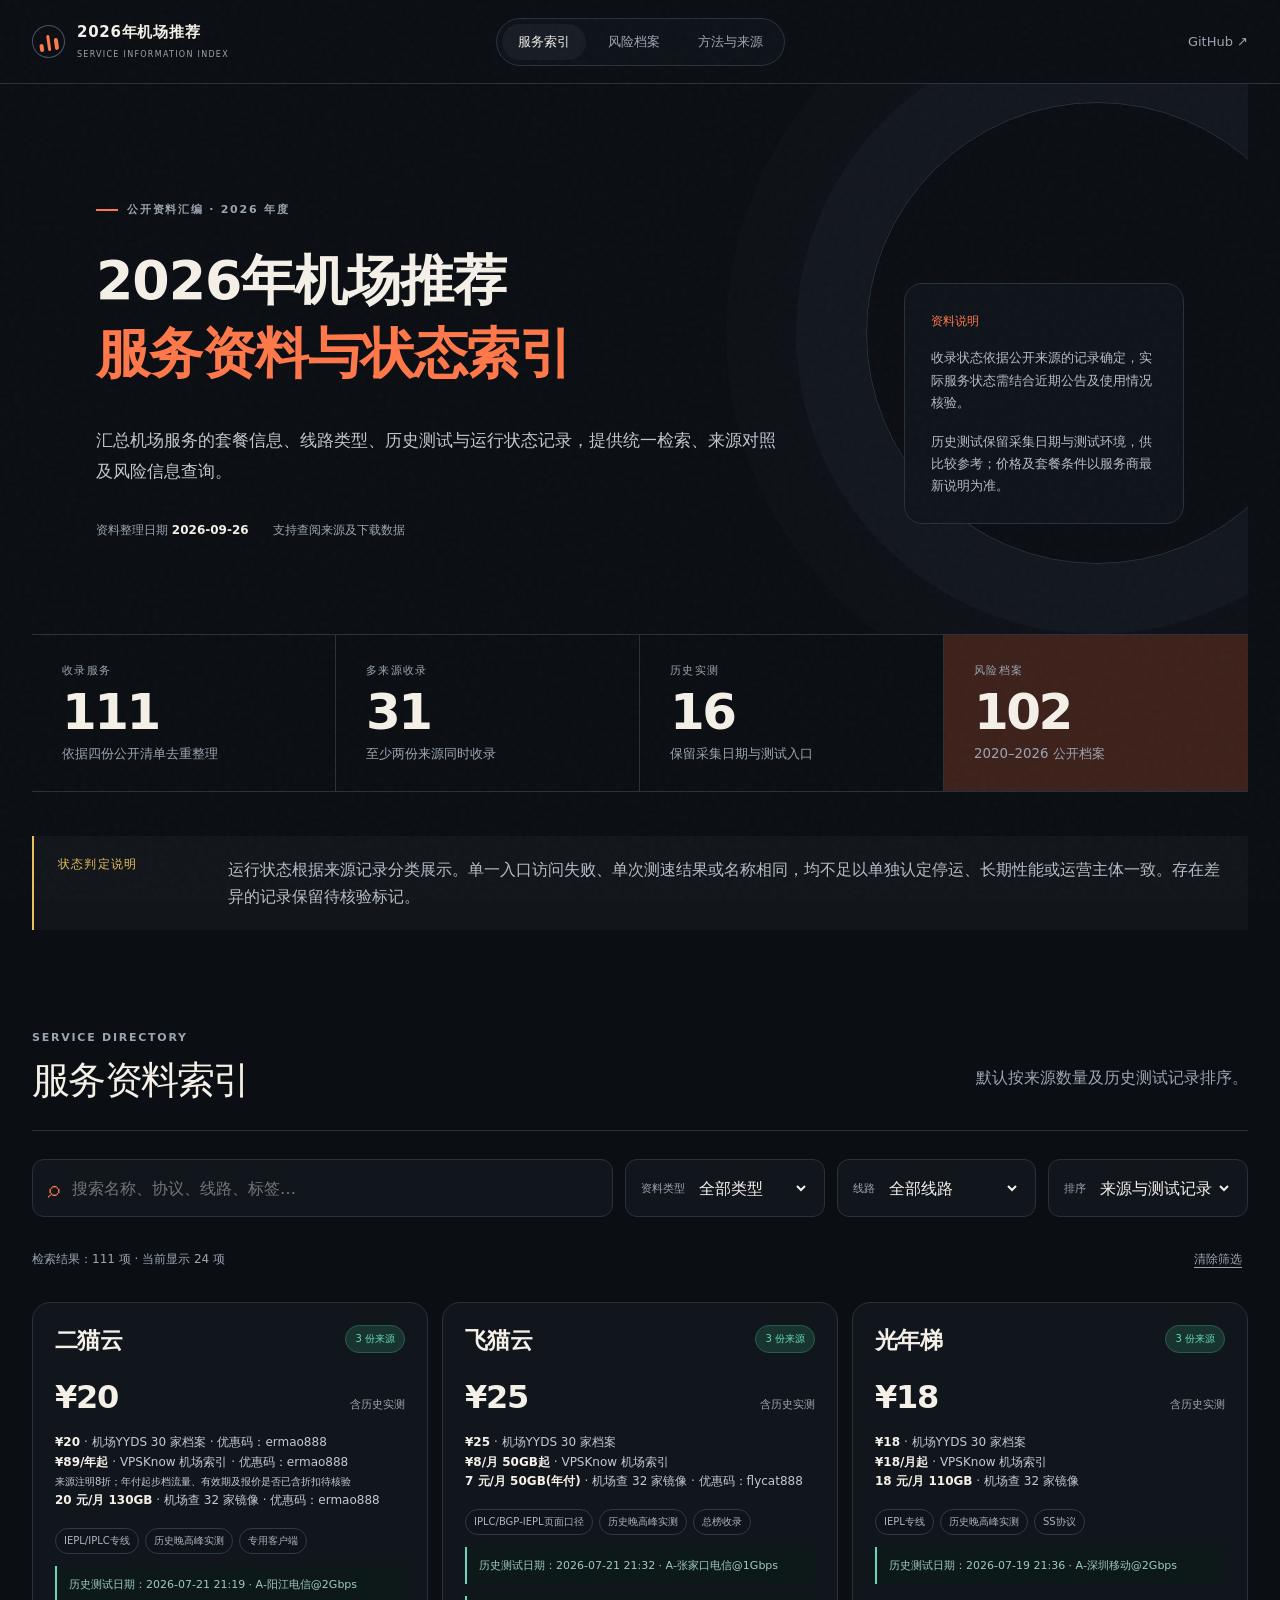
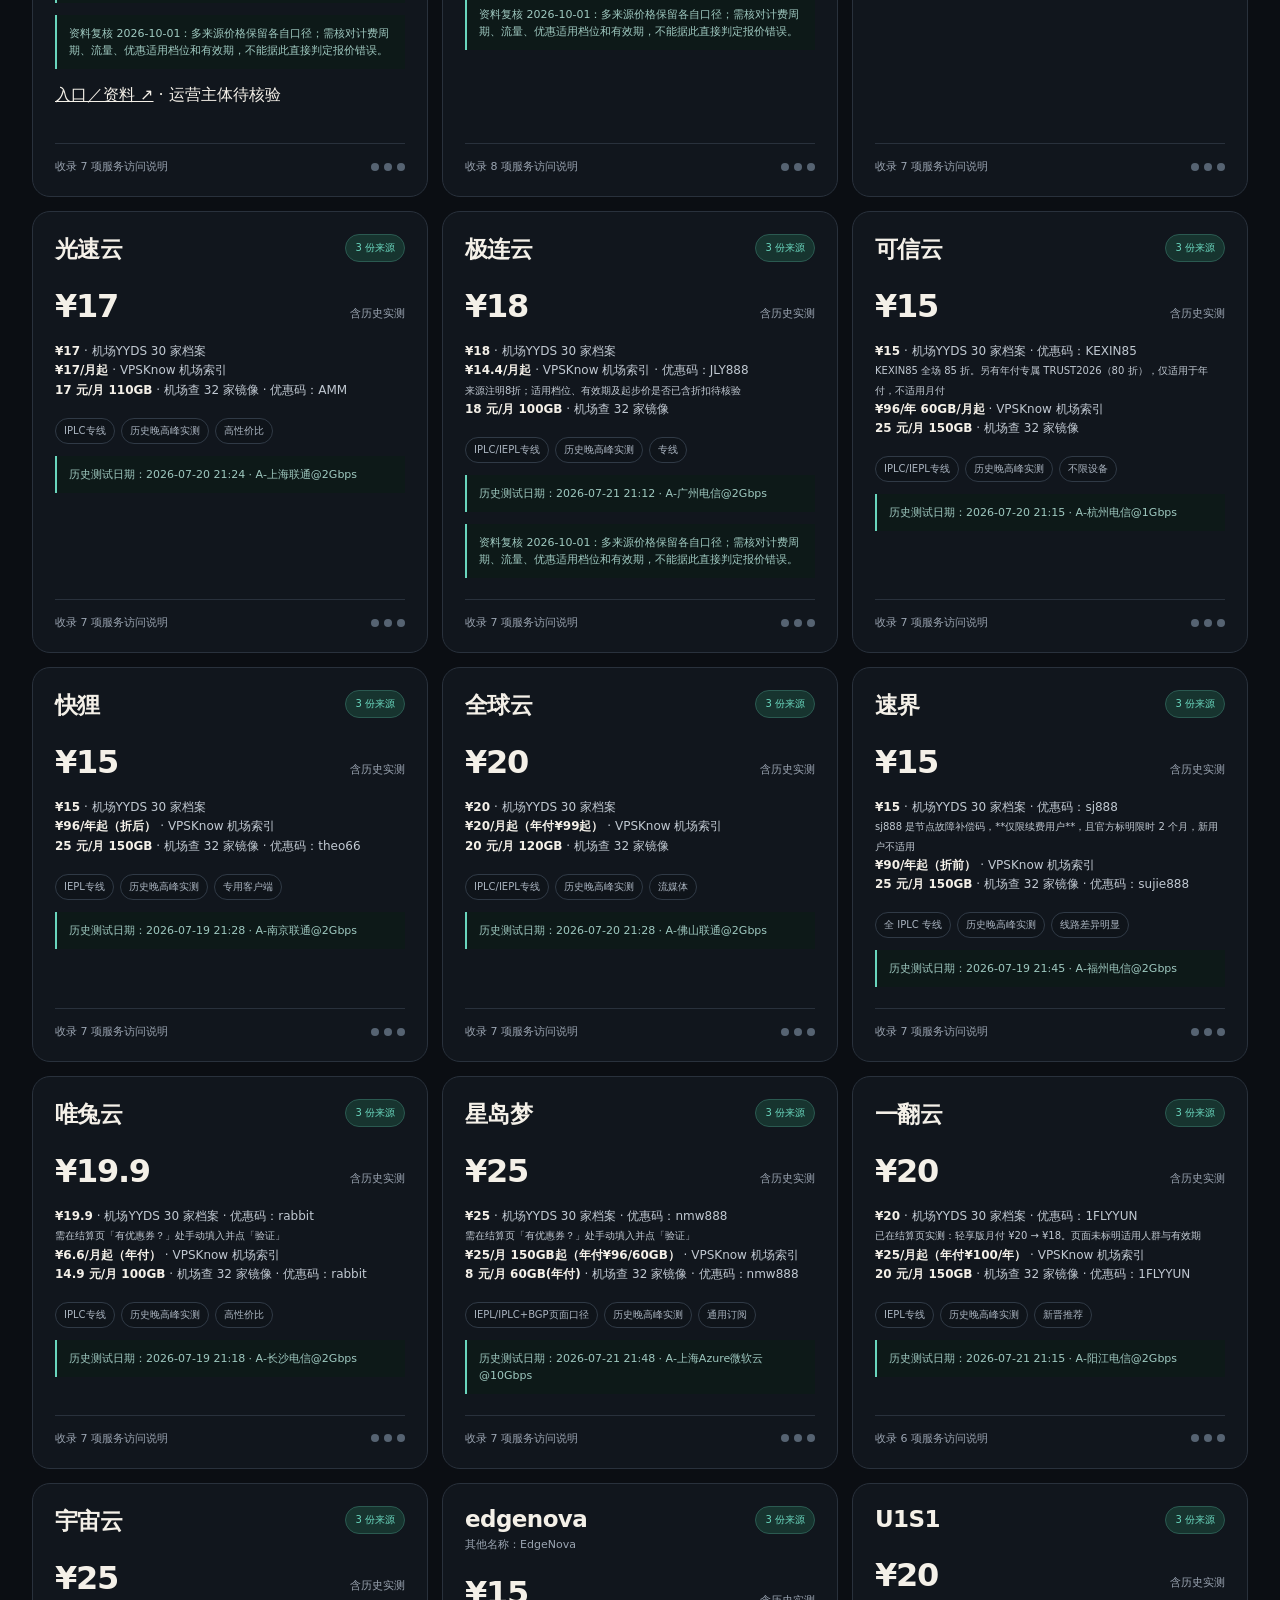
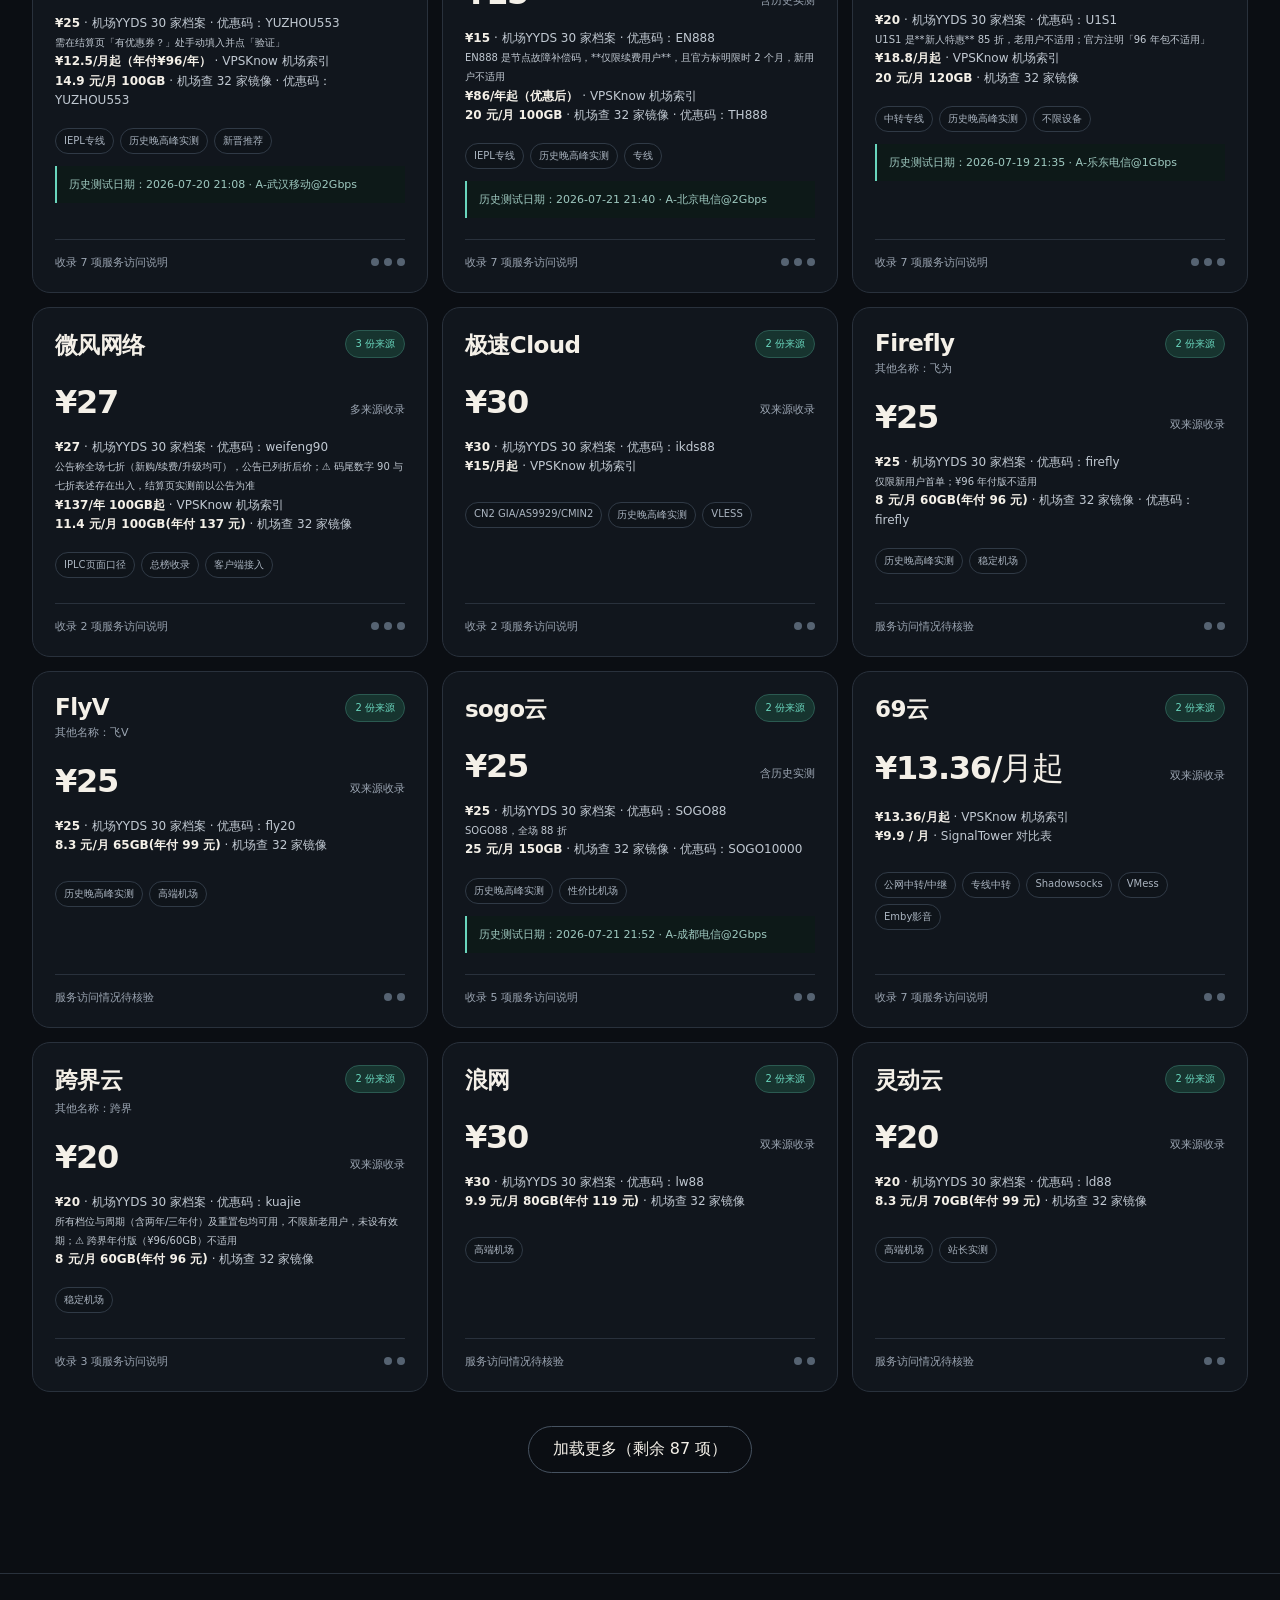
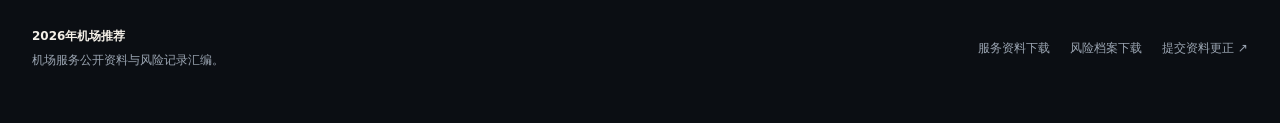
<file: index.html>
<!doctype html>
<html lang="zh-CN">
<head>
  <meta charset="utf-8">
  <meta name="viewport" content="width=device-width, initial-scale=1">
  <meta name="description" content="2026 年机场服务多来源索引，聚合当前候选、历史实测与 2020–2026 风险档案。">
  <meta name="theme-color" content="#0b0e13">
  <meta http-equiv="Content-Security-Policy" content="default-src 'self'; script-src 'self'; style-src 'self'; connect-src 'self'; img-src 'self' data:; base-uri 'self'; form-action 'none'">
  <title>2026年机场推荐 | 服务资料与运行状态索引</title>
  <link rel="stylesheet" href="./styles.css">
</head>
<body>
  <a class="skip-link" href="#main">跳到主要内容</a>
  <header class="site-header">
    <a class="brand" href="#top" aria-label="返回首页">
      <span class="brand-mark" aria-hidden="true"><i></i><i></i><i></i></span>
      <span><strong>2026年机场推荐</strong><small>SERVICE INFORMATION INDEX</small></span>
    </a>
    <nav class="top-nav" aria-label="主导航">
      <button class="nav-link is-active" data-tab="catalog" aria-selected="true">服务索引</button>
      <button class="nav-link" data-tab="risk" aria-selected="false">风险档案</button>
      <button class="nav-link" data-tab="method" aria-selected="false">方法与来源</button>
    </nav>
    <a class="repo-link" href="https://github.com/yyn666l/2026-Airport-Recommendations" target="_blank" rel="noreferrer">GitHub ↗</a>
  </header>

  <main id="main">
    <section class="hero" id="top">
      <div class="hero-copy">
        <p class="eyebrow"><span></span> 公开资料汇编 · 2026 年度</p>
        <h1>2026年机场推荐<br><em>服务资料与状态索引</em></h1>
        <p class="hero-lead">汇总机场服务的套餐信息、线路类型、历史测试与运行状态记录，提供统一检索、来源对照及风险信息查询。</p>
        <div class="hero-meta">
          <span>资料整理日期 <b>2026-09-26</b></span>
          <span>支持查阅来源及下载数据</span>
        </div>
      </div>
      <aside class="hero-note" aria-label="资料说明">
        <span class="note-index">资料说明</span>
        <p>收录状态依据公开来源的记录确定，实际服务状态需结合近期公告及使用情况核验。</p>
        <p>历史测试保留采集日期与测试环境，供比较参考；价格及套餐条件以服务商最新说明为准。</p>
      </aside>
    </section>

    <section class="stats" aria-label="数据概览">
      <article><span class="stat-label">收录服务</span><strong id="stat-catalog">—</strong><small>依据四份公开清单去重整理</small></article>
      <article><span class="stat-label">多来源收录</span><strong id="stat-multi">—</strong><small>至少两份来源同时收录</small></article>
      <article><span class="stat-label">历史实测</span><strong id="stat-tested">—</strong><small>保留采集日期与测试入口</small></article>
      <article class="risk-stat"><span class="stat-label">风险档案</span><strong id="stat-risk">—</strong><small>2020–2026 公开档案</small></article>
    </section>

    <section class="notice" role="note">
      <span>状态判定说明</span>
      <p>运行状态根据来源记录分类展示。单一入口访问失败、单次测速结果或名称相同，均不足以单独认定停运、长期性能或运营主体一致。存在差异的记录保留待核验标记。</p>
    </section>

    <section class="tab-panel is-active" id="panel-catalog" data-panel="catalog">
      <div class="section-heading">
        <div><p class="kicker">SERVICE DIRECTORY</p><h2>服务资料索引</h2></div>
        <p>默认按来源数量及历史测试记录排序。</p>
      </div>
      <div class="toolbar" aria-label="候选筛选">
        <label class="search-box"><span aria-hidden="true">⌕</span><input id="catalog-search" type="search" placeholder="搜索名称、协议、线路、标签…" autocomplete="off"></label>
        <label><span>资料类型</span><select id="catalog-evidence"><option value="all">全部类型</option><option value="multi">多来源收录</option><option value="tested">附历史测试</option><option value="single">单一来源</option><option value="conflict">来源存在差异</option></select></label>
        <label><span>线路</span><select id="catalog-line"><option value="all">全部线路</option></select></label>
        <label><span>排序</span><select id="catalog-sort"><option value="evidence">来源与测试记录</option><option value="name">名称排序</option><option value="price">价格数值（未折算周期）</option></select></label>
      </div>
      <div class="result-bar"><p id="catalog-count" aria-live="polite">正在读取数据…</p><button id="catalog-reset" class="text-button">清除筛选</button></div>
      <div class="catalog-grid" id="catalog-grid"></div>
      <button class="load-more" id="catalog-more" hidden>加载更多</button>
    </section>

    <section class="tab-panel" id="panel-risk" data-panel="risk" hidden>
      <div class="section-heading">
        <div><p class="kicker">RISK ARCHIVE · 2020–2026</p><h2>停运与风险档案</h2></div>
        <p>按来源记录展示事件日期、状态与摘要。</p>
      </div>
      <div class="risk-callout"><strong>运营主体识别</strong><p>同一品牌名称可能对应不同时期或不同运营主体。当前清单与历史档案存在同名记录时，需结合官网域名、运营公告与恢复记录核验主体关联。</p></div>
      <div class="toolbar risk-toolbar" aria-label="风险筛选">
        <label class="search-box"><span aria-hidden="true">⌕</span><input id="risk-search" type="search" placeholder="搜索历史主体或状态…" autocomplete="off"></label>
        <label><span>年份</span><select id="risk-year"><option value="all">全部年份</option></select></label>
        <label><span>范围</span><select id="risk-scope"><option value="all">全部记录</option><option value="recent">近期汇总</option><option value="historical">历史档案</option><option value="recovered">恢复运营或记录撤回</option></select></label>
      </div>
      <div class="result-bar"><p id="risk-count" aria-live="polite">正在读取数据…</p><button id="risk-reset" class="text-button">清除筛选</button></div>
      <div class="risk-list" id="risk-list"></div>
      <button class="load-more" id="risk-more" hidden>加载更多</button>
    </section>

    <section class="tab-panel" id="panel-method" data-panel="method" hidden>
      <div class="section-heading">
        <div><p class="kicker">METHODOLOGY</p><h2>资料整理方法</h2></div>
        <p>说明收录范围、核验依据与资料适用边界。</p>
      </div>
      <div class="method-grid">
        <article><span>01</span><h3>来源交叉核对</h3><p>同一名称在多份公开清单中出现，表示存在多条收录依据。来源之间可能相互引用，不能据此认定独立验证、运行状态或性能优势。</p></article>
        <article><span>02</span><h3>历史测试标注</h3><p>速度、延迟与服务访问测试均对应特定日期、入口及网络环境。引用时保留测试时间，作为历史样本展示。</p></article>
        <article><span>03</span><h3>来源差异处理</h3><p>当前清单与风险档案出现同名或状态差异时，同时保留相关来源，并标注主体关联或恢复情况待核验。</p></article>
        <article><span>04</span><h3>信息收录范围</h3><p>本项目收录公开服务资料及状态记录，不收集用户账号、订阅凭据、访问令牌或私有节点配置。</p></article>
      </div>
      <div class="source-block">
        <div><p class="kicker">SOURCES</p><h2>公开来源</h2><p>各来源的推荐顺序、商业关系与测试方法由其发布者负责。本项目提取资料字段，并保留来源链接及数据日期。</p></div>
        <div class="source-list" id="source-list"></div>
      </div>
      <div class="safety-grid">
        <h2>订阅前核查事项</h2>
        <ol><li><b>试用周期</b><span>通过试用或短期订阅评估常用地区及晚高峰表现。</span></li><li><b>流量计费</b><span>核对套餐流量、节点倍率、重置规则及有效期。</span></li><li><b>服务条款</b><span>查阅退款条件、设备限制与服务变更条款，并保留记录。</span></li><li><b>账户安全</b><span>使用独立密码，并核验客户端及证书的来源。</span></li><li><b>业务连续性</b><span>对服务连续性有要求的场景，可评估独立备用方案。</span></li></ol>
      </div>
    </section>
  </main>

  <footer>
    <div><strong>2026年机场推荐</strong><p>机场服务公开资料与风险记录汇编。</p></div>
    <div><a href="./data/catalog.json">服务资料下载</a><a href="./data/risk-history.json">风险档案下载</a><a href="https://github.com/yyn666l/2026-Airport-Recommendations/issues" target="_blank" rel="noreferrer">提交资料更正 ↗</a></div>
  </footer>
  <template id="empty-template"><div class="empty-state"><b>没有匹配结果</b><p>请调整检索关键词或清除筛选条件。</p></div></template>
  <script src="./app.js" defer></script>
</body>
</html>
</file>
<file: styles.css>
:root {
  color-scheme: dark;
  --bg: #0b0e13;
  --surface: #11161d;
  --surface-2: #171d25;
  --line: #29313c;
  --text: #f4f0e8;
  --muted: #9ba5b2;
  --orange: #ff7849;
  --orange-soft: #3d211b;
  --mint: #69d5bd;
  --mint-soft: #17342f;
  --yellow: #e8c15c;
  --red: #ff6b6b;
  --radius: 18px;
  --max: 1440px;
}

* { box-sizing: border-box; }
html { scroll-behavior: smooth; }
body { margin: 0; background: var(--bg); color: var(--text); font-family: Inter, ui-sans-serif, system-ui, -apple-system, "Segoe UI", "Microsoft YaHei", sans-serif; min-width: 320px; }
body::before { content: ""; position: fixed; inset: 0; pointer-events: none; opacity: .035; z-index: 20; background-image: url("data:image/svg+xml,%3Csvg viewBox='0 0 180 180' xmlns='http://www.w3.org/2000/svg'%3E%3Cfilter id='n'%3E%3CfeTurbulence type='fractalNoise' baseFrequency='.9' numOctaves='3' stitchTiles='stitch'/%3E%3C/filter%3E%3Crect width='100%25' height='100%25' filter='url(%23n)' opacity='.7'/%3E%3C/svg%3E"); }
a { color: inherit; }
button, input, select { font: inherit; }
button { color: inherit; }
.skip-link { position: fixed; left: 12px; top: -80px; padding: 10px 16px; background: var(--text); color: var(--bg); z-index: 99; border-radius: 8px; }
.skip-link:focus { top: 12px; }

.site-header { height: 84px; max-width: var(--max); margin: 0 auto; padding: 0 32px; display: grid; grid-template-columns: 1fr auto 1fr; align-items: center; border-bottom: 1px solid var(--line); }
.brand { text-decoration: none; display: inline-flex; align-items: center; gap: 12px; width: fit-content; }
.brand-mark { width: 33px; height: 33px; position: relative; display: flex; align-items: end; gap: 4px; border: 1px solid #46505e; padding: 6px; border-radius: 50%; transform: rotate(-8deg); }
.brand-mark i { width: 5px; background: var(--orange); border-radius: 3px; display: block; }
.brand-mark i:nth-child(1) { height: 8px; }.brand-mark i:nth-child(2) { height: 16px; }.brand-mark i:nth-child(3) { height: 12px; }
.brand strong { display: block; font-size: 15px; letter-spacing: .05em; }.brand small { color: var(--muted); font-size: 8px; letter-spacing: .16em; }
.top-nav { display: flex; align-items: center; gap: 6px; padding: 5px; background: #0e1319; border: 1px solid var(--line); border-radius: 999px; }
.nav-link { border: 0; background: transparent; color: var(--muted); border-radius: 999px; padding: 9px 16px; cursor: pointer; font-size: 13px; }
.nav-link:hover, .nav-link:focus-visible { color: var(--text); }.nav-link.is-active { background: var(--surface-2); color: var(--text); }
.repo-link { justify-self: end; text-decoration: none; color: var(--muted); font-size: 13px; border-bottom: 1px solid transparent; }.repo-link:hover { color: var(--text); border-color: var(--text); }

main, footer { max-width: var(--max); margin: 0 auto; padding-left: 32px; padding-right: 32px; }
.hero { min-height: 550px; display: grid; grid-template-columns: minmax(0, 1.6fr) minmax(280px, .55fr); gap: 8vw; align-items: center; padding: 84px 5vw 72px; position: relative; overflow: hidden; }
.hero::after { content: ""; position: absolute; width: 460px; height: 460px; border: 1px solid #26313b; border-radius: 50%; right: -80px; top: 18px; box-shadow: 0 0 0 70px rgba(38,49,59,.22), 0 0 0 140px rgba(38,49,59,.11); z-index: -1; }
.eyebrow, .kicker { color: var(--muted); letter-spacing: .16em; text-transform: uppercase; font-size: 11px; font-weight: 700; }
.eyebrow { display: flex; align-items: center; gap: 9px; }.eyebrow span { width: 22px; height: 2px; background: var(--orange); }
.hero h1 { font-size: clamp(32px, 4.2vw, 60px); line-height: 1.35; margin: 28px 0 34px; letter-spacing: -.02em; max-width: 900px; }
.hero h1 em { color: var(--orange); font-style: normal; }
.hero-lead { color: #c0c7cf; max-width: 680px; line-height: 1.85; font-size: 17px; }
.hero-meta { margin-top: 34px; display: flex; gap: 24px; flex-wrap: wrap; color: var(--muted); font-size: 12px; }.hero-meta b { color: var(--text); font-weight: 600; }
.hero-note { align-self: end; margin-bottom: 38px; background: rgba(17,22,29,.88); border: 1px solid var(--line); border-radius: var(--radius); padding: 26px; backdrop-filter: blur(12px); }
.note-index { color: var(--orange); font-family: ui-monospace, monospace; font-size: 12px; }.hero-note p { color: #b4bdc7; line-height: 1.7; font-size: 13px; margin: 17px 0 0; }

.stats { display: grid; grid-template-columns: repeat(4, 1fr); border-top: 1px solid var(--line); border-bottom: 1px solid var(--line); }
.stats article { padding: 28px 30px; min-height: 156px; border-right: 1px solid var(--line); display: flex; flex-direction: column; justify-content: space-between; }.stats article:last-child { border-right: 0; }.stats .risk-stat { background: var(--orange-soft); }
.stat-label { color: var(--muted); font-size: 11px; letter-spacing: .12em; }.stats strong { font-size: 50px; line-height: 1; font-weight: 550; letter-spacing: -.05em; }.stats small { color: var(--muted); }
.notice { margin: 44px 0 90px; padding: 20px 24px; display: grid; grid-template-columns: 140px 1fr; gap: 30px; border-left: 2px solid var(--yellow); background: #12161b; }.notice span { color: var(--yellow); font-size: 12px; letter-spacing: .1em; }.notice p { margin: 0; color: #b6bec8; line-height: 1.7; }

.tab-panel { padding-bottom: 100px; }.tab-panel[hidden] { display: none; }.tab-panel.is-active { animation: rise .32s ease-out; }
@keyframes rise { from { opacity: .25; transform: translateY(12px); } to { opacity: 1; transform: none; } }
.section-heading { display: flex; align-items: end; justify-content: space-between; gap: 30px; border-bottom: 1px solid var(--line); padding-bottom: 24px; }.section-heading h2, .source-block h2 { font-size: clamp(28px, 3vw, 42px); letter-spacing: -.045em; margin: 8px 0 0; font-weight: 560; }.section-heading > p { color: var(--muted); max-width: 320px; line-height: 1.6; }
.toolbar { display: grid; grid-template-columns: minmax(260px, 1.6fr) repeat(3, minmax(150px, .55fr)); gap: 12px; padding: 28px 0 18px; }
.toolbar label { background: var(--surface); border: 1px solid var(--line); border-radius: 12px; height: 58px; padding: 0 15px; display: flex; align-items: center; gap: 10px; }.toolbar label > span { color: var(--muted); font-size: 11px; white-space: nowrap; }
.toolbar input, .toolbar select { width: 100%; background: transparent; color: var(--text); border: 0; outline: 0; min-width: 0; }.toolbar select { cursor: pointer; }.toolbar option { background: var(--surface-2); }.search-box > span { color: var(--orange) !important; font-size: 23px !important; }
.result-bar { display: flex; justify-content: space-between; align-items: center; margin: 4px 0 22px; color: var(--muted); font-size: 12px; }.text-button { border: 0; background: none; color: var(--muted); cursor: pointer; text-decoration: underline; text-underline-offset: 4px; }.text-button:hover { color: var(--text); }

.catalog-grid { display: grid; grid-template-columns: repeat(3, 1fr); gap: 14px; }
.airport-card { background: var(--surface); border: 1px solid var(--line); border-radius: var(--radius); min-height: 350px; padding: 22px; display: flex; flex-direction: column; transition: transform .18s ease, border-color .18s ease, background .18s ease; }
.airport-card:hover { transform: translateY(-3px); border-color: #45515f; background: #131922; }
.card-top { display: flex; align-items: start; justify-content: space-between; gap: 16px; }.card-top h3 { margin: 0; font-size: 23px; letter-spacing: -.025em; }.aliases { color: var(--muted); font-size: 11px; margin: 5px 0 0; }
.status-badge { border-radius: 999px; padding: 6px 9px; font-size: 10px; white-space: nowrap; background: var(--mint-soft); color: var(--mint); border: 1px solid #2b5a51; }.status-badge.single { color: var(--yellow); background: #342d18; border-color: #64562d; }.status-badge.conflict { color: #ff9b7c; background: var(--orange-soft); border-color: #6a382d; }
.evidence-row { margin: 22px 0 17px; display: flex; align-items: baseline; justify-content: space-between; gap: 15px; }.evidence-row strong { font-size: 32px; font-weight: 550; letter-spacing: -.04em; }.evidence-row span { color: var(--muted); font-size: 11px; }
.offer-list { min-height: 46px; color: #c1c9d2; font-size: 12px; line-height: 1.6; }.offer-list b { color: var(--text); font-weight: 600; }.offer-list p { margin: 0; }
.chip-row { display: flex; flex-wrap: wrap; gap: 6px; margin-top: 18px; }.chip { display: inline-flex; border: 1px solid #303a46; background: #0f141a; color: #aab4c0; border-radius: 999px; padding: 5px 8px; font-size: 10px; max-width: 100%; }
.card-spacer { flex: 1; }.card-footer { border-top: 1px solid var(--line); margin-top: 21px; padding-top: 15px; display: flex; align-items: center; justify-content: space-between; gap: 10px; color: var(--muted); font-size: 11px; }.source-dots { display: flex; gap: 5px; }.source-dots a { width: 8px; height: 8px; border-radius: 50%; background: #566372; text-indent: -9999px; overflow: hidden; }.source-dots a:hover { background: var(--orange); }
.test-note { margin-top: 12px; padding: 10px 12px; border-left: 2px solid var(--mint); background: #0d1918; color: #9fc9c0; font-size: 11px; line-height: 1.55; }
.load-more { display: block; margin: 34px auto 0; border: 1px solid #465260; background: transparent; border-radius: 999px; padding: 12px 24px; cursor: pointer; }.load-more:hover { background: var(--surface-2); }

.risk-callout { display: grid; grid-template-columns: 180px 1fr; gap: 28px; padding: 22px 24px; border: 1px solid #533028; background: var(--orange-soft); border-radius: 14px; margin-top: 28px; }.risk-callout strong { color: #ff9b7c; }.risk-callout p { color: #c7aaa2; margin: 0; line-height: 1.65; }
.risk-toolbar { grid-template-columns: minmax(260px, 1.6fr) repeat(2, minmax(160px, .55fr)); }
.risk-list { border-top: 1px solid var(--line); }
.risk-item { display: grid; grid-template-columns: minmax(180px, .75fr) 120px minmax(260px, 1.5fr) 150px; gap: 22px; padding: 22px 10px; border-bottom: 1px solid var(--line); align-items: start; }.risk-item h3 { margin: 0; font-size: 17px; }.risk-item small { color: var(--muted); display: block; margin-top: 5px; }.risk-years { color: var(--orange); font: 12px ui-monospace, monospace; }.risk-events { display: grid; gap: 8px; }.risk-event { color: #b3bcc7; font-size: 12px; line-height: 1.55; }.risk-event b { color: var(--text); }.risk-event.recovered { color: var(--mint); }.risk-source { color: var(--muted); font-size: 11px; text-align: right; }.risk-source a { display: block; margin-bottom: 4px; text-decoration: none; }.risk-source a:hover { color: var(--text); }

.method-grid { display: grid; grid-template-columns: repeat(4, 1fr); gap: 1px; background: var(--line); margin-top: 34px; border: 1px solid var(--line); border-radius: var(--radius); overflow: hidden; }.method-grid article { background: var(--surface); padding: 28px; min-height: 260px; }.method-grid article > span { color: var(--orange); font: 11px ui-monospace, monospace; }.method-grid h3 { margin: 70px 0 14px; font-size: 18px; }.method-grid p { color: var(--muted); font-size: 13px; line-height: 1.7; }
.source-block { margin-top: 90px; display: grid; grid-template-columns: .7fr 1.3fr; gap: 8vw; align-items: start; }.source-block > div:first-child > p:last-child { color: var(--muted); line-height: 1.75; max-width: 430px; }.source-list { border-top: 1px solid var(--line); }.source-item { padding: 20px 0; border-bottom: 1px solid var(--line); display: grid; grid-template-columns: 1fr auto; gap: 20px; }.source-item a { text-decoration: none; }.source-item a:hover strong { color: var(--orange); }.source-item strong { display: block; font-size: 15px; }.source-item span { color: var(--muted); font-size: 11px; }.source-item time { color: var(--muted); font: 11px ui-monospace, monospace; }
.safety-grid { margin-top: 90px; border-top: 1px solid var(--line); padding-top: 34px; display: grid; grid-template-columns: .55fr 1.45fr; gap: 8vw; }.safety-grid h2 { font-size: 34px; margin: 0; }.safety-grid ol { list-style: none; margin: 0; padding: 0; counter-reset: safety; }.safety-grid li { counter-increment: safety; display: grid; grid-template-columns: 32px 120px 1fr; gap: 15px; padding: 15px 0; border-bottom: 1px solid var(--line); color: var(--muted); }.safety-grid li::before { content: "0" counter(safety); color: var(--orange); font: 11px ui-monospace, monospace; }.safety-grid li b { color: var(--text); }
.empty-state { grid-column: 1 / -1; padding: 80px 20px; text-align: center; border: 1px dashed #3b4653; border-radius: var(--radius); color: var(--muted); }.empty-state b { color: var(--text); font-size: 20px; }.empty-state p { margin-bottom: 0; }

footer { border-top: 1px solid var(--line); min-height: 150px; display: flex; justify-content: space-between; align-items: center; gap: 20px; color: var(--muted); font-size: 12px; }footer strong { color: var(--text); }footer p { margin: 7px 0 0; }footer > div:last-child { display: flex; gap: 20px; flex-wrap: wrap; }footer a { text-decoration: none; }footer a:hover { color: var(--text); }

@media (max-width: 1050px) {
  .catalog-grid { grid-template-columns: repeat(2, 1fr); }.stats { grid-template-columns: repeat(2, 1fr); }.stats article:nth-child(2) { border-right: 0; }.stats article:nth-child(-n+2) { border-bottom: 1px solid var(--line); }.toolbar { grid-template-columns: 1fr 1fr; }.search-box { grid-column: 1 / -1; }.method-grid { grid-template-columns: repeat(2, 1fr); }.risk-item { grid-template-columns: 1fr 100px 1.5fr; }.risk-source { grid-column: 1 / -1; text-align: left; display: flex; gap: 10px; }
}
@media (max-width: 760px) {
  .site-header { height: auto; padding: 18px 20px; grid-template-columns: 1fr auto; gap: 16px; }.top-nav { grid-column: 1 / -1; grid-row: 2; justify-content: stretch; }.nav-link { flex: 1; padding: 9px 8px; }.repo-link { font-size: 0; }.repo-link::after { content: "↗"; font-size: 18px; }
  main, footer { padding-left: 18px; padding-right: 18px; }.hero { min-height: auto; grid-template-columns: 1fr; padding: 62px 4px 50px; }.hero h1 { font-size: clamp(26px, 6.5vw, 44px); }.hero-note { align-self: auto; margin: 20px 0 0; }.hero::after { width: 290px; height: 290px; right: -150px; }
  .stats article { padding: 22px 18px; min-height: 132px; }.stats strong { font-size: 40px; }.notice { grid-template-columns: 1fr; gap: 8px; margin-bottom: 72px; }
  .section-heading { align-items: start; flex-direction: column; }.section-heading h2 { font-size: 30px; }.section-heading > p { margin: 0; }.toolbar, .risk-toolbar { grid-template-columns: 1fr; }.search-box { grid-column: auto; }.catalog-grid { grid-template-columns: 1fr; }
  .risk-callout { grid-template-columns: 1fr; gap: 8px; }.risk-item { grid-template-columns: 1fr; gap: 10px; padding: 20px 4px; }.risk-source { grid-column: auto; }.method-grid { grid-template-columns: 1fr; }.method-grid article { min-height: 210px; }.method-grid h3 { margin-top: 48px; }.source-block, .safety-grid { grid-template-columns: 1fr; gap: 32px; }.safety-grid li { grid-template-columns: 28px 95px 1fr; }footer { align-items: flex-start; flex-direction: column; justify-content: center; padding-top: 30px; padding-bottom: 30px; }
}
@media (prefers-reduced-motion: reduce) { html { scroll-behavior: auto; } *, *::before, *::after { animation-duration: .01ms !important; transition-duration: .01ms !important; } }
</file>
